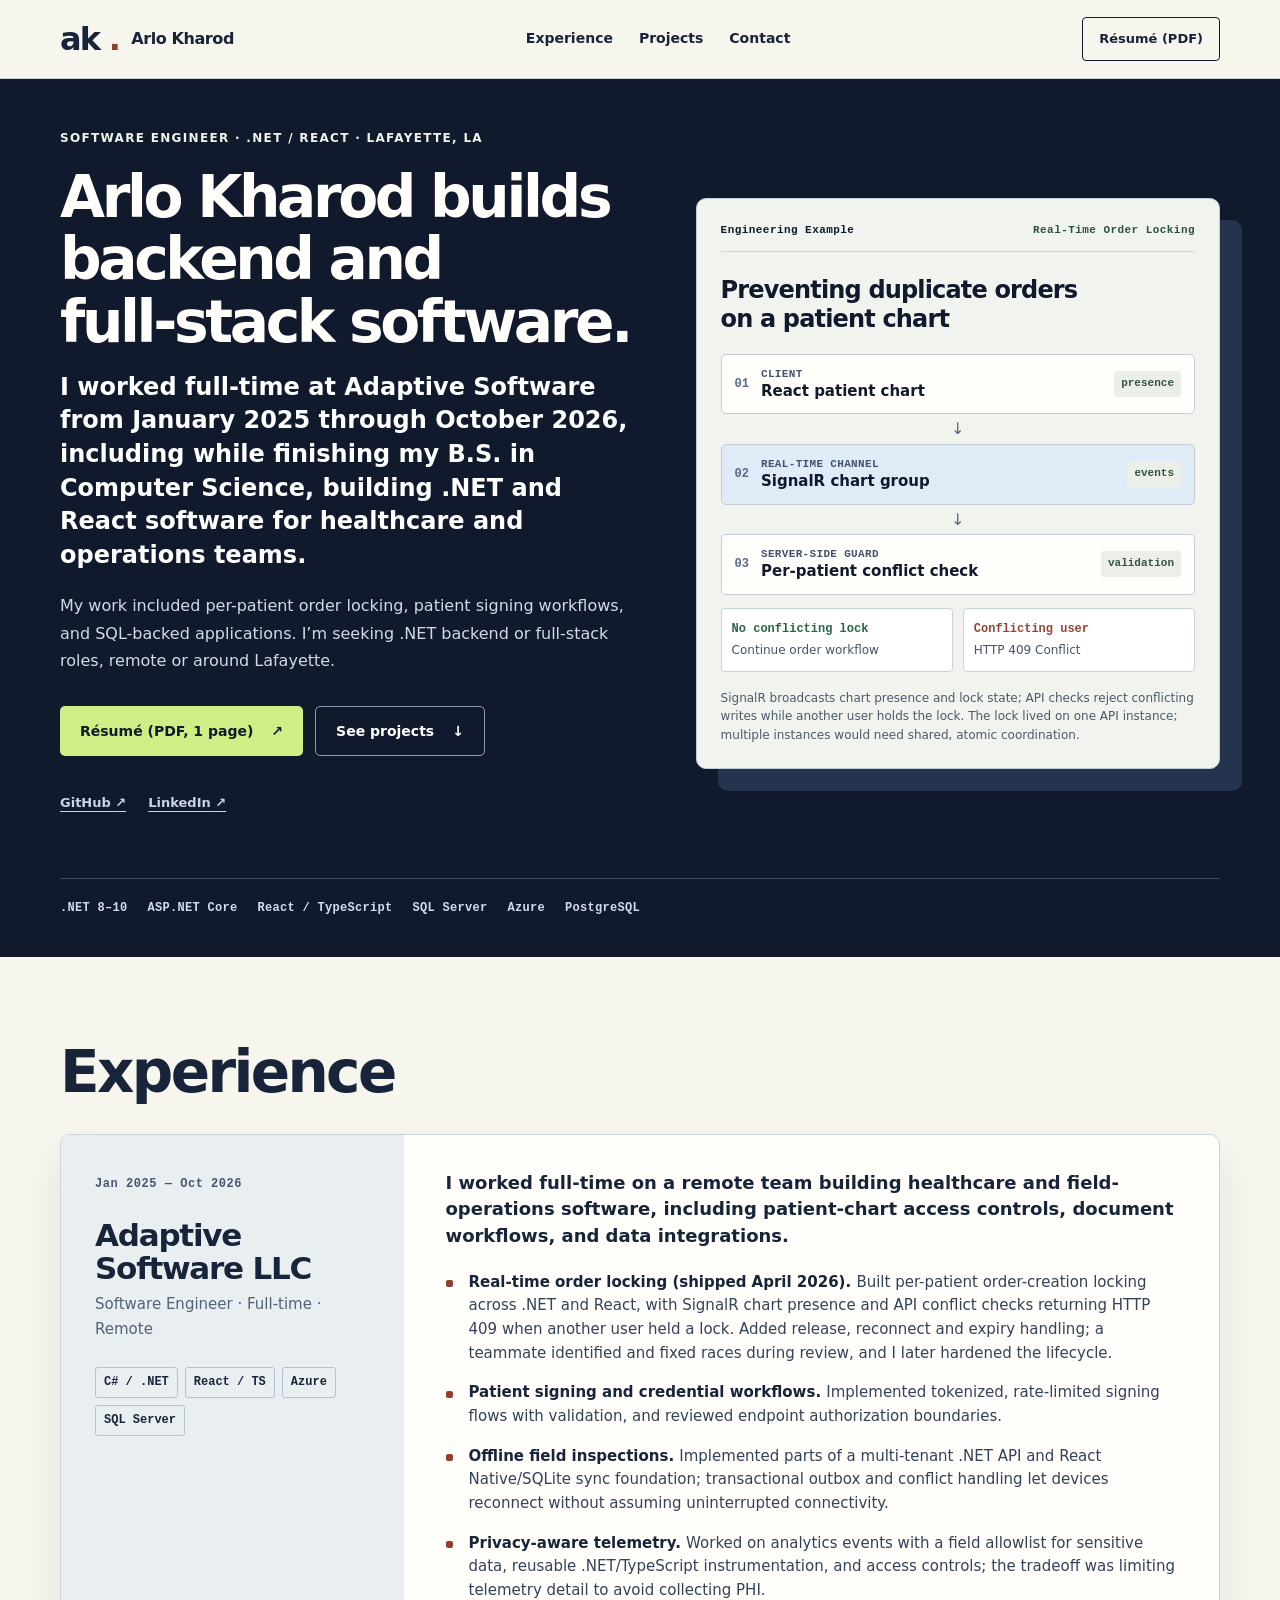
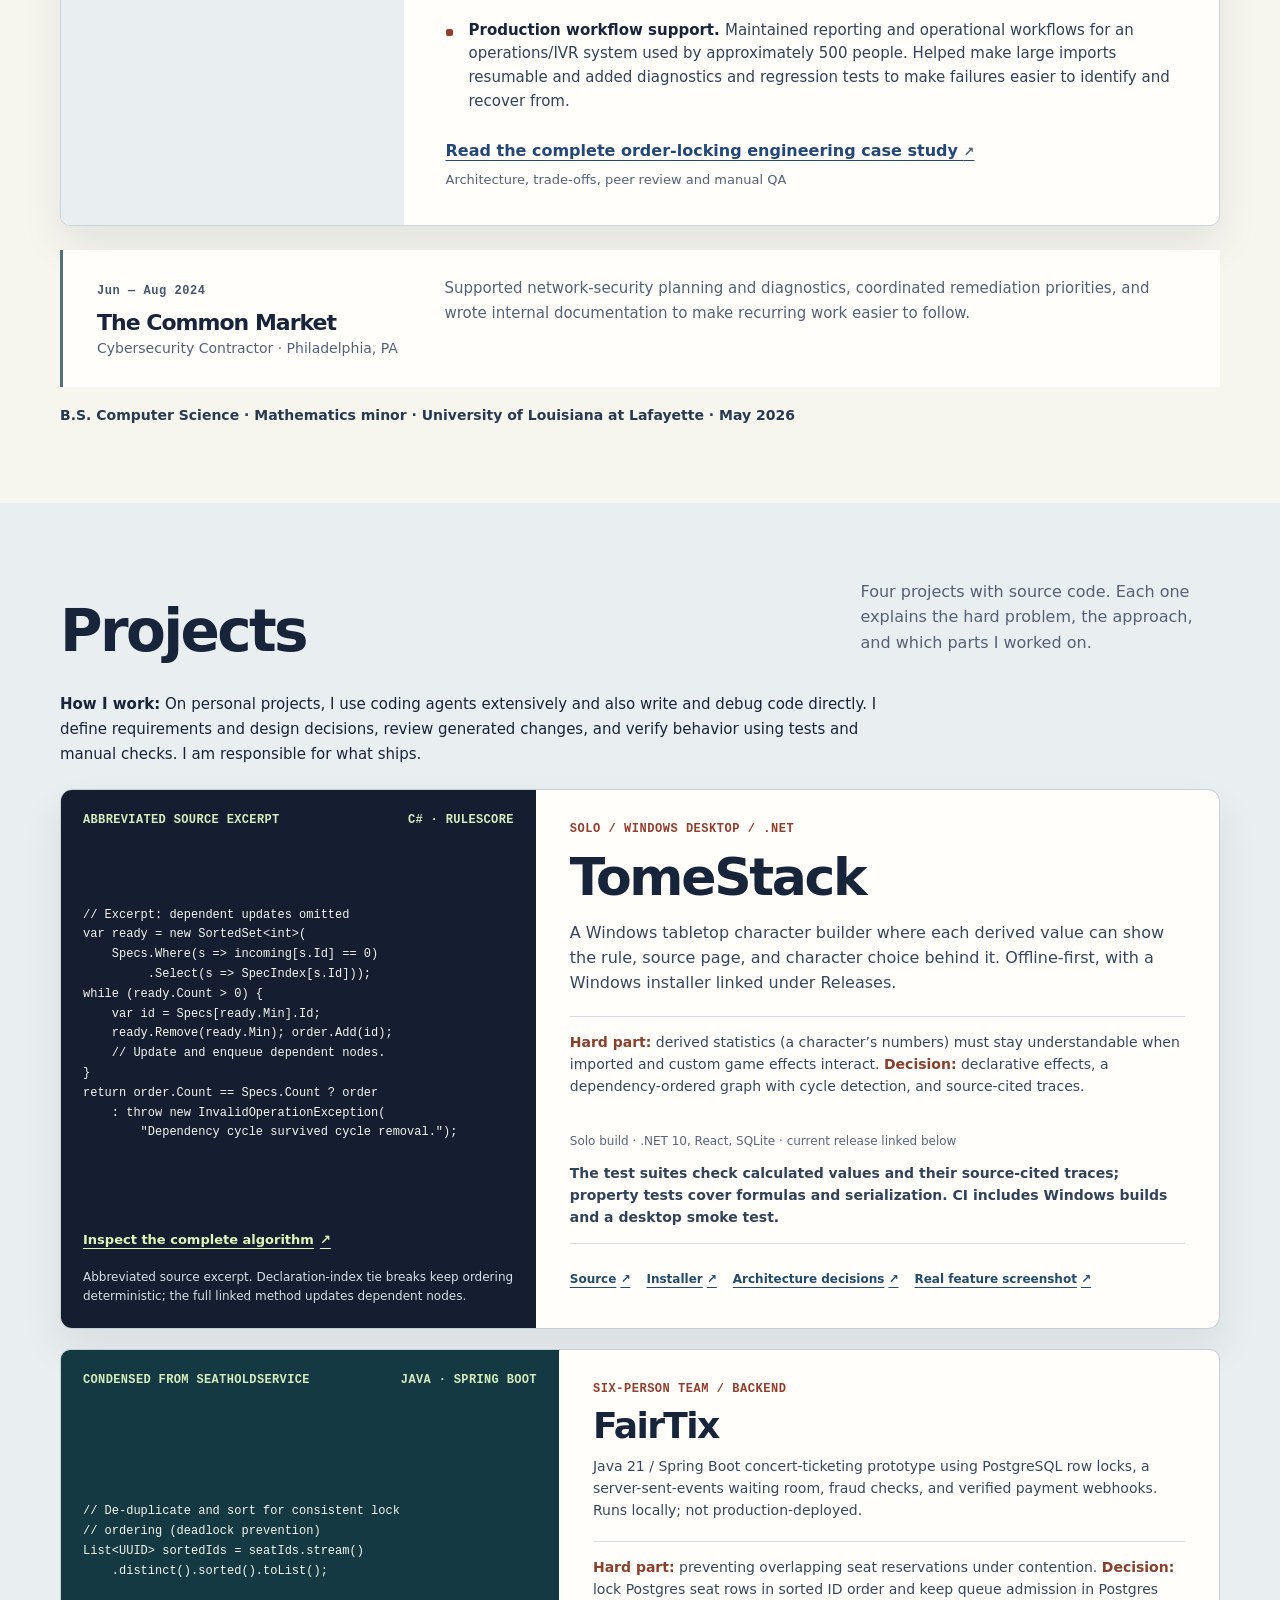
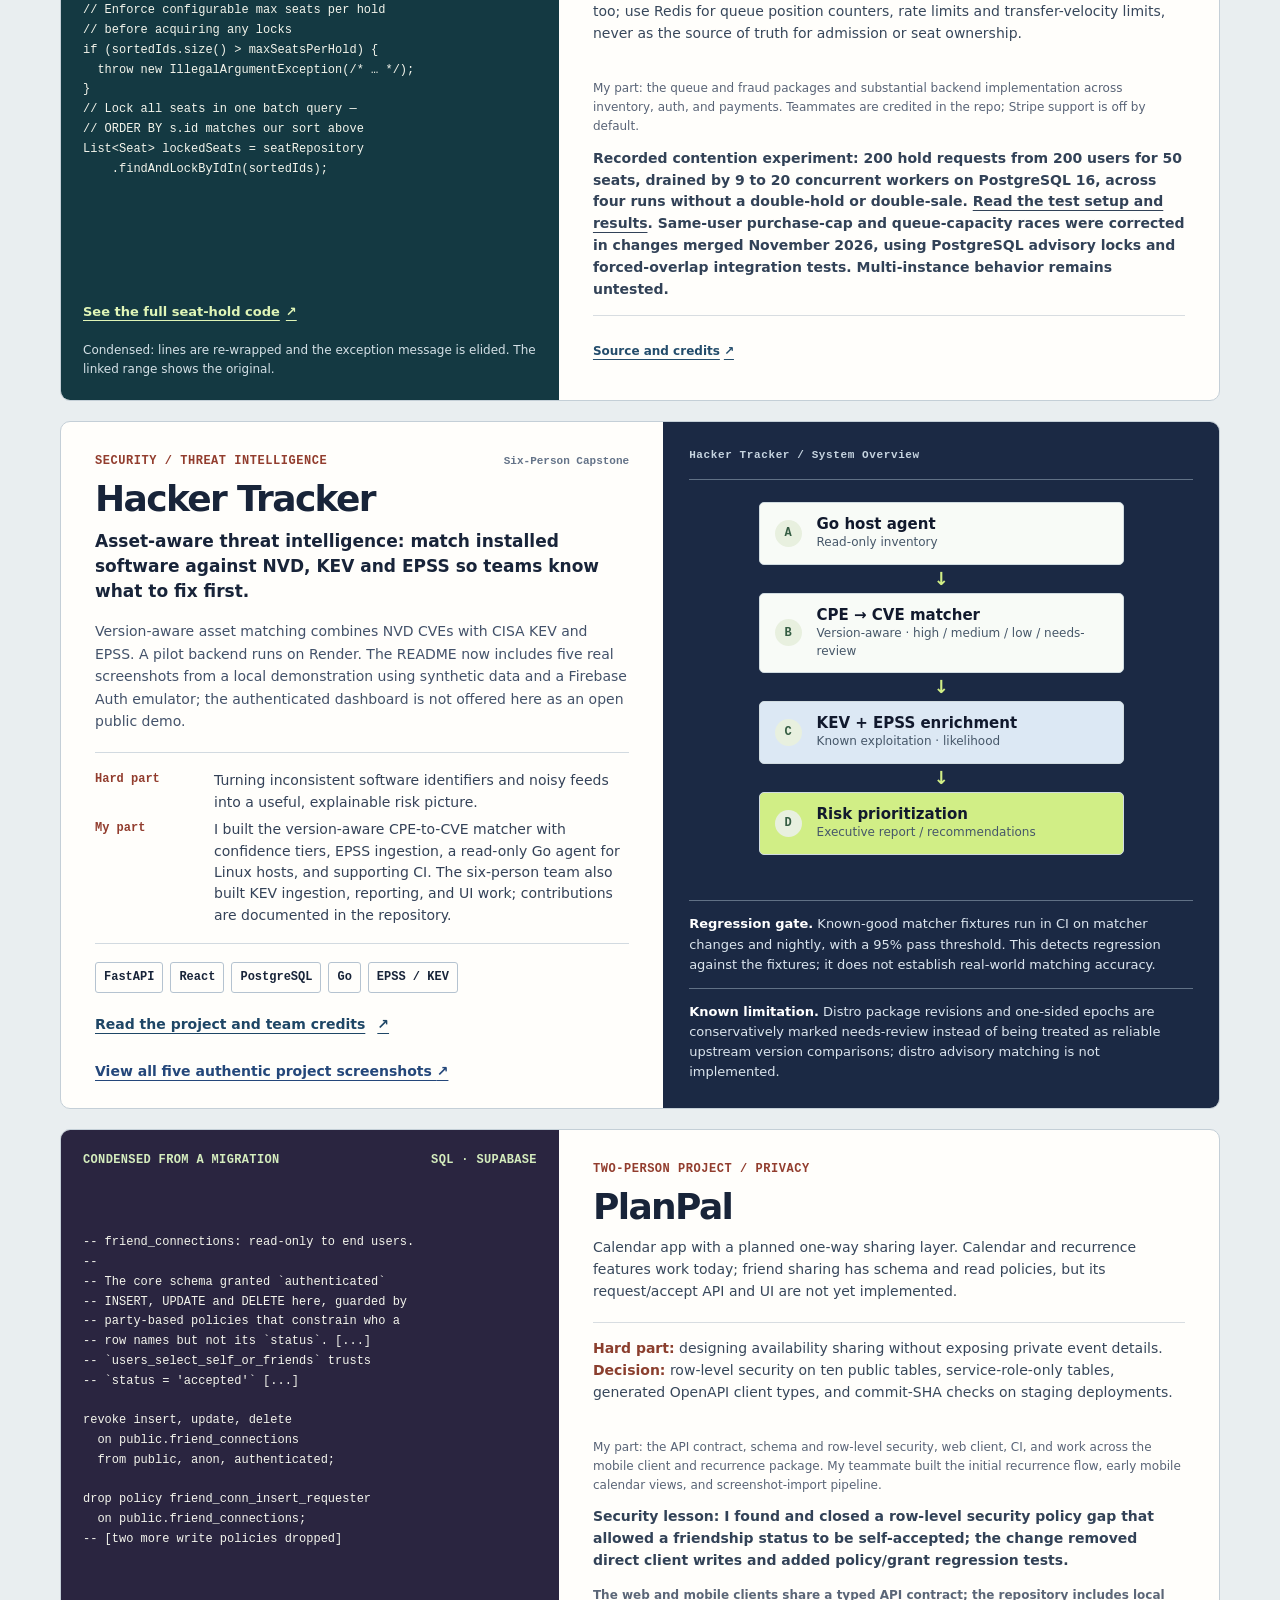
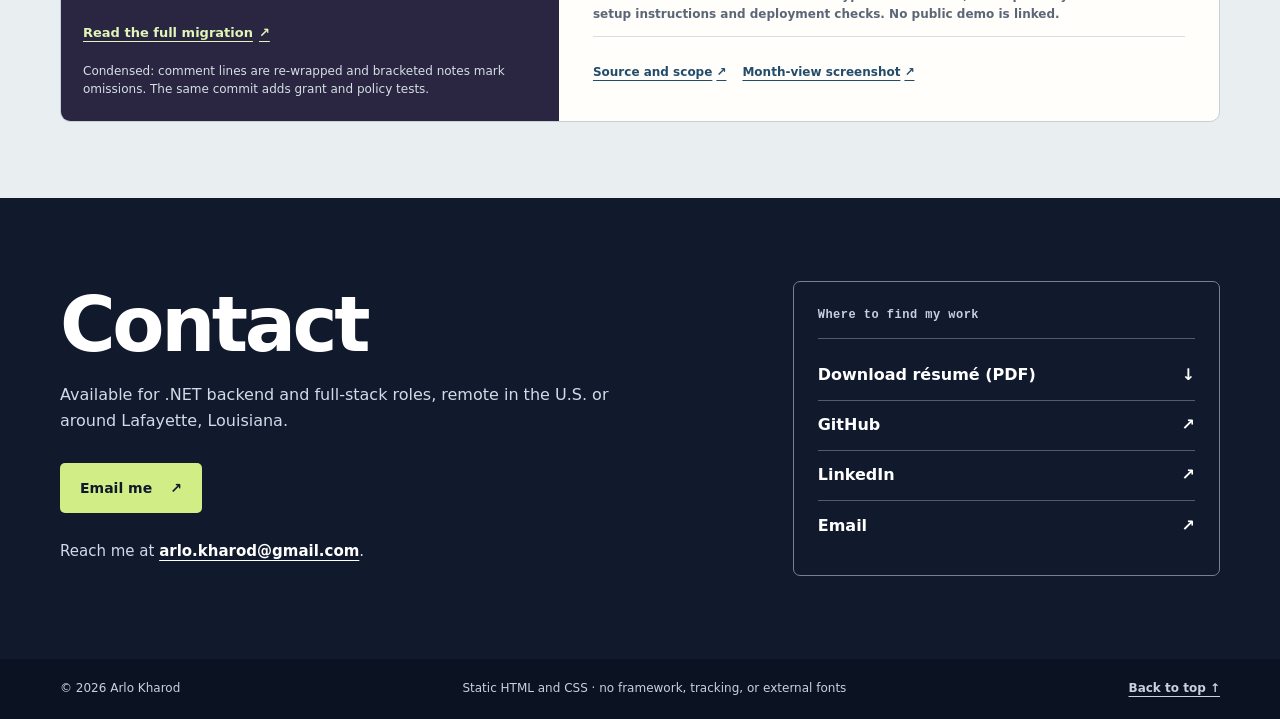
<file: index.html>
<!DOCTYPE html>
<html lang="en">
  <head>
    <meta charset="utf-8">
    <meta content="width=device-width, initial-scale=1" name="viewport">
    <meta content="#11192d" name="theme-color">
    <meta content="Arlo Kharod" name="author">
    <meta content="Arlo Kharod is a backend and full-stack software engineer in Lafayette, LA. C#/.NET, React, TypeScript, Azure, healthcare operations, and cloud-integrated workflows." name="description">
    <link href="https://firegiant9000.github.io/" rel="canonical">
    <link href="assets/favicon.svg" rel="icon" type="image/svg+xml">
    <link href="styles.css" rel="stylesheet">
    <meta content="website" property="og:type">
    <meta content="Arlo Kharod | Backend &amp; Full-Stack Software Engineer" property="og:title">
    <meta content="Full-time .NET and React experience in healthcare software, with inspectable project work." property="og:description">
    <meta content="https://firegiant9000.github.io/" property="og:url">
    <meta content="https://firegiant9000.github.io/assets/og.png" property="og:image">
    <meta content="summary_large_image" name="twitter:card">
    <script type="application/ld+json">
   {"@context":"https://schema.org","@type":"Person","name":"Arlo Kharod","jobTitle":"Software Engineer","url":"https://firegiant9000.github.io/","sameAs":["https://github.com/firegiant9000","https://www.linkedin.com/in/arlo-k-16a618273/"],"alumniOf":{"@type":"CollegeOrUniversity","name":"University of Louisiana at Lafayette"}}
  </script>
    <title>Arlo Kharod | Backend &amp; Full-Stack Software Engineer</title>
    <meta content="Arlo Kharod | Backend &amp; Full-Stack Software Engineer" property="og:image:alt">
    <meta content="1200" property="og:image:width">
    <meta content="630" property="og:image:height">
    <meta content="Arlo Kharod" property="og:site_name">
    <meta content="Arlo Kharod | Backend &amp; Full-Stack Software Engineer" name="twitter:title">
    <meta content="Full-time .NET and React experience in healthcare software, with inspectable project work." name="twitter:description">
    <link href="assets/favicon-32.png" rel="icon" sizes="32x32" type="image/png">
    <meta content="https://firegiant9000.github.io/assets/og.png" name="twitter:image">
  </head>
  <body>
    <a class="skip-link" href="#main">
   Skip to content
  </a>
    <header class="site-header" id="top">
      <div class="wrap nav-inner">
        <a class="identity" href="#top">
          <span aria-hidden="true" class="identity-mark">
      ak
      <span>
       .
      </span>
          </span>
          <span class="identity-label">
      Arlo Kharod
     </span>
        </a>
        <nav aria-label="Site navigation" class="nav-links">
          <a href="#experience">
      Experience
     </a>
          <a href="#projects">
      Projects
     </a>
          <a href="#contact">
      Contact
     </a>
        </nav>
        <a class="nav-contact" href="assets/Arlo-Kharod-Resume.pdf" target="_blank" rel="noopener noreferrer">Résumé (PDF)</a>
      </div>
    </header>
    <main id="main" tabindex="-1">
      <section aria-labelledby="hero-title" class="hero">
        <div class="wrap hero-layout">
          <div class="hero-content">
            <p class="eyebrow on-dark">Software engineer · .NET / React · Lafayette, LA</p>
            <h1 id="hero-title">Arlo Kharod builds backend and full‑stack software.</h1>
            <p class="hero-intro">I worked full-time at Adaptive Software from January 2025 through October 2026, including while finishing my B.S. in Computer Science, building .NET and React software for healthcare and operations teams.</p>
            <p class="hero-detail">My work included per-patient order locking, patient signing workflows, and SQL-backed applications. I’m seeking .NET backend or full-stack roles, remote or around Lafayette.</p>
            <div class="hero-actions">
              <a class="button button-lime" href="assets/Arlo-Kharod-Resume.pdf" target="_blank" rel="noopener noreferrer">Résumé (PDF, 1 page) <span aria-hidden="true">↗</span>
              </a>
              <a class="button button-outline" href="#projects">See projects <span aria-hidden="true">↓</span>
              </a>
            </div>
            <div class="hero-links">
              <a href="https://github.com/firegiant9000" rel="noopener noreferrer" target="_blank">
        GitHub
        <span aria-hidden="true">
         ↗
        </span>
              </a>
              <a href="https://www.linkedin.com/in/arlo-k-16a618273/" rel="noopener noreferrer" target="_blank">
        LinkedIn
        <span aria-hidden="true">
         ↗
        </span>
              </a>
            </div>
          </div>
          <div aria-labelledby="lock-diagram-title" class="hero-system" role="group">
            <div class="diagram-header">
              <span>
        Engineering Example
       </span>
              <span class="diagram-status">
        Real-Time Order Locking
       </span>
            </div>
            <h2 id="lock-diagram-title">
       Preventing duplicate orders on a patient chart
      </h2>
            <div aria-label="React clients join a patient-chart SignalR group. A per-patient lock lives in a singleton on one API instance. The API checks whether another user holds the lock when creating, updating or submitting an order, returning HTTP 409 for conflicts." class="lock-diagram" role="img">
              <div class="lock-node">
                <span class="step">
         01
        </span>
                <div>
                  <small>
          CLIENT
         </small>
                  <strong>
          React patient chart
         </strong>
                </div>
                <span class="node-pill">
         presence
        </span>
              </div>
              <span aria-hidden="true" class="flow-down">
        ↓
       </span>
              <div class="lock-node hub-node">
                <span class="step">
         02
        </span>
                <div>
                  <small>
          REAL-TIME CHANNEL
         </small>
                  <strong>
          SignalR chart group
         </strong>
                </div>
                <span class="node-pill">
         events
        </span>
              </div>
              <span aria-hidden="true" class="flow-down">
        ↓
       </span>
              <div class="lock-node">
                <span class="step">
         03
        </span>
                <div>
                  <small>
          SERVER-SIDE GUARD
         </small>
                  <strong>
          Per-patient conflict check
         </strong>
                </div>
                <span class="node-pill">
         validation
        </span>
              </div>
              <div class="lock-outcomes">
                <div>
                  <b class="outcome-ok">
          No conflicting lock
         </b>
                  <span>
          Continue order workflow
         </span>
                </div>
                <div>
                  <b class="outcome-warn">
          Conflicting user
         </b>
                  <span>
          HTTP 409 Conflict
         </span>
                </div>
              </div>
            </div>
            <p class="diagram-caption">SignalR broadcasts chart presence and lock state; API checks reject conflicting writes while another user holds the lock. The lock lived on one API instance; multiple instances would need shared, atomic coordination.</p>
          </div>
        </div>
        <ul class="wrap hero-stack">
          <li>
      .NET 8–10
     </li>
          <li>
      ASP.NET Core
     </li>
          <li>
      React / TypeScript
     </li>
          <li>
      SQL Server
     </li>
          <li>
      Azure
     </li>
          <li>PostgreSQL</li>
        </ul>
      </section>
      <section aria-labelledby="experience-title" class="experience section" id="experience">
        <div class="wrap">
          <div class="section-head">
            <div>
              <h2 id="experience-title">
        Experience
       </h2>
            </div>
          </div>
          <div class="experience-feature">
            <div class="experience-side">
              <span class="date-range">
        Jan 2025 — Oct 2026
       </span>
              <h3>
        Adaptive Software LLC
       </h3>
              <p>
        Software Engineer · Full-time · Remote
       </p>
              <div class="experience-tags">
                <span>
         C# / .NET
        </span>
                <span>
         React / TS
        </span>
                <span>
         Azure
        </span>
                <span>
         SQL Server
        </span>
              </div>
            </div>
            <div class="experience-main">
              <p class="experience-intro">
        I worked full-time on a remote team building healthcare and field-operations software, including patient-chart access controls, document workflows, and data integrations.
       </p>
              <ul class="achievement-list">
                <li>
                  <strong>Real-time order locking (shipped April 2026). </strong>Built per-patient order-creation locking across .NET and React, with SignalR chart presence and API conflict checks returning HTTP 409 when another user held a lock. Added release, reconnect and expiry handling; a teammate identified and fixed races during review, and I later hardened the lifecycle.</li>
                <li>
                  <strong>Patient signing and credential workflows. </strong>Implemented tokenized, rate-limited signing flows with validation, and reviewed endpoint authorization boundaries.</li>
                <li>
                  <strong>Offline field inspections. </strong>Implemented parts of a multi-tenant .NET API and React Native/SQLite sync foundation; transactional outbox and conflict handling let devices reconnect without assuming uninterrupted connectivity.</li>
                <li>
                  <strong>Privacy-aware telemetry. </strong>Worked on analytics events with a field allowlist for sensitive data, reusable .NET/TypeScript instrumentation, and access controls; the tradeoff was limiting telemetry detail to avoid collecting PHI.</li>
                <li>
                  <strong>Production workflow support. </strong>Maintained reporting and operational workflows for an operations/IVR system used by approximately 500 people. Helped make large imports resumable and added diagnostics and regression tests to make failures easier to identify and recover from.</li>
              </ul>
              <p class="case-home-link"><a class="case-link" href="case-studies/order-locking.html">Read the complete order-locking engineering case study <span aria-hidden="true">↗</span></a><span>Architecture, trade-offs, peer review and manual QA</span></p>
            </div>
          </div>
          <div class="earlier-role">
            <div>
              <span class="date-range">
        Jun — Aug 2024
       </span>
              <h3>
        The Common Market
       </h3>
              <p>
        Cybersecurity Contractor · Philadelphia, PA
       </p>
            </div>
            <p>
       Supported network-security planning and diagnostics, coordinated remediation priorities, and wrote internal documentation to make recurring work easier to follow.
      </p>
          </div>
          <p class="education-note">B.S. Computer Science · Mathematics minor · University of Louisiana at Lafayette · May 2026</p>
        </div>
      </section>
      <section aria-labelledby="projects-title" class="projects section" id="projects">
        <div class="wrap">
          <div class="section-head">
            <div>
              <h2 id="projects-title">Projects</h2>
            </div>
            <p>Four projects with source code. Each one explains the hard problem, the approach, and which parts I worked on.</p>
          </div>
          <p class="workflow-note"><strong>How I work:</strong> On personal projects, I use coding agents extensively and also write and debug code directly. I define requirements and design decisions, review generated changes, and verify behavior using tests and manual checks. I am responsible for what ships.</p>
          <div class="project-cards">
            <article aria-labelledby="tome-title" class="project-card project-card-featured">
              <div class="code-art">
                <div class="code-heading">
                  <span>Abbreviated source excerpt</span>
                  <span>C# · RulesCore</span>
                </div>
                <pre role="region" tabindex="0" aria-label="Abbreviated C# excerpt from TomeStack: dependency ordering; dependent updates omitted"><code>// Excerpt: dependent updates omitted
var ready = new SortedSet&lt;int&gt;(
    Specs.Where(s =&gt; incoming[s.Id] == 0)
         .Select(s =&gt; SpecIndex[s.Id]));
while (ready.Count &gt; 0) {
    var id = Specs[ready.Min].Id;
    ready.Remove(ready.Min); order.Add(id);
    // Update and enqueue dependent nodes.
}
return order.Count == Specs.Count ? order
    : throw new InvalidOperationException(
        "Dependency cycle survived cycle removal.");</code></pre>
                <a class="source-proof" href="https://github.com/firegiant9000/TomeStack/blob/66d5515/src/RulesCore/Calculation.cs#L2011-L2042" rel="noopener noreferrer" target="_blank">Inspect the complete algorithm <span aria-hidden="true">↗</span></a>
                <p class="artifact-caption">Abbreviated source excerpt. Declaration-index tie breaks keep ordering deterministic; the full linked method updates dependent nodes.</p>
              </div>
              <div class="card-body">
                <span class="kind">Solo / Windows Desktop / .NET</span>
                <h3 id="tome-title">TomeStack</h3>
                <p>A Windows tabletop character builder where each derived value can show the rule, source page, and character choice behind it. Offline-first, with a Windows installer linked under Releases.</p>
                <p class="card-decision"><strong>Hard part:</strong> derived statistics (a character’s numbers) must stay understandable when imported and custom game effects interact. <strong>Decision:</strong> declarative effects, a dependency-ordered graph with cycle detection, and source-cited traces.</p>
                <p class="card-fact">Solo build · .NET 10, React, SQLite · current release linked below</p>
                <p class="card-proof">The test suites check calculated values and their source-cited traces; property tests cover formulas and serialization. CI includes Windows builds and a desktop smoke test. </p>
                <div class="card-actions">
                  <a href="https://github.com/firegiant9000/TomeStack" rel="noopener noreferrer" target="_blank">Source <span aria-hidden="true">↗</span></a>
                  <a href="https://github.com/firegiant9000/TomeStack/releases" rel="noopener noreferrer" target="_blank">Installer <span aria-hidden="true">↗</span></a>
                  <a href="https://github.com/firegiant9000/TomeStack/tree/main/docs/decisions" rel="noopener noreferrer" target="_blank">Architecture decisions <span aria-hidden="true">↗</span></a>
                  <a href="https://github.com/firegiant9000/TomeStack/blob/main/docs/media/calculation-trace.png" rel="noopener noreferrer" target="_blank">Real feature screenshot <span aria-hidden="true">↗</span></a>
                </div>
              </div>
            </article>
            <article aria-labelledby="fair-title" class="project-card">
              <div class="code-art fair-code">
                <div class="code-heading">
                  <span>Condensed from SeatHoldService</span>
                  <span>Java · Spring Boot</span>
                </div>
                <pre role="region" tabindex="0" aria-label="Condensed Java excerpt from FairTix: sorted seat lock acquisition"><code>// De-duplicate and sort for consistent lock
// ordering (deadlock prevention)
List&lt;UUID&gt; sortedIds = seatIds.stream()
    .distinct().sorted().toList();

// Enforce configurable max seats per hold
// before acquiring any locks
if (sortedIds.size() &gt; maxSeatsPerHold) {
  throw new IllegalArgumentException(/* … */);
}
// Lock all seats in one batch query —
// ORDER BY s.id matches our sort above
List&lt;Seat&gt; lockedSeats = seatRepository
    .findAndLockByIdIn(sortedIds);</code></pre>
                <a class="source-proof" href="https://github.com/firegiant9000/FairTix/blob/0e20e5b/backend/src/main/java/com/fairtix/inventory/application/SeatHoldService.java#L123-L133" rel="noopener noreferrer" target="_blank">See the full seat-hold code <span aria-hidden="true">↗</span></a>
                <p class="artifact-caption">Condensed: lines are re-wrapped and the exception message is elided. The linked range shows the original.</p>
              </div>
              <div class="card-body">
                <span class="kind">Six-Person Team / Backend</span>
                <h3 id="fair-title">FairTix</h3>
                <p>Java 21 / Spring Boot concert-ticketing prototype using PostgreSQL row locks, a server-sent-events waiting room, fraud checks, and verified payment webhooks. Runs locally; not production-deployed.</p>
                <p class="card-decision"><strong>Hard part:</strong> preventing overlapping seat reservations under contention. <strong>Decision:</strong> lock Postgres seat rows in sorted ID order and keep queue admission in Postgres too; use Redis for queue position counters, rate limits and transfer-velocity limits, never as the source of truth for admission or seat ownership.</p>
                <p class="card-fact">My part: the queue and fraud packages and substantial backend implementation across inventory, auth, and payments. Teammates are credited in the repo; Stripe support is off by default.</p>
                <p class="card-proof">Recorded contention experiment: 200 hold requests from 200 users for 50 seats, drained by 9 to 20 concurrent workers on PostgreSQL 16, across four runs without a double-hold or double-sale. <a href="https://github.com/firegiant9000/FairTix/blob/main/docs/experiments/l1-contention-correctness.md" rel="noopener noreferrer" target="_blank">Read the test setup and results</a>. Same-user purchase-cap and queue-capacity races were corrected in changes merged November 2026, using PostgreSQL advisory locks and forced-overlap integration tests. Multi-instance behavior remains untested.</p>
                <div class="card-actions">
                  <a href="https://github.com/firegiant9000/FairTix" rel="noopener noreferrer" target="_blank">Source and credits <span aria-hidden="true">↗</span></a>
                </div>
              </div>
            </article>
            <article aria-labelledby="hacker-title" class="project-feature">
              <div class="featured-copy">
                <div class="project-label">
                  <span class="kind">Security / Threat Intelligence</span>
                  <span class="team-size">Six-Person Capstone</span>
                </div>
                <h3 id="hacker-title">Hacker Tracker</h3>
                <p class="project-summary">Asset-aware threat intelligence: match installed software against NVD, KEV and EPSS so teams know what to fix first.</p>
                <p>Version-aware asset matching combines NVD CVEs with CISA KEV and EPSS. A pilot backend runs on Render. The README now includes five real screenshots from a local demonstration using synthetic data and a Firebase Auth emulator; the authenticated dashboard is not offered here as an open public demo.</p>
                <div class="decision">
                  <strong>Hard part</strong>
                  <p>Turning inconsistent software identifiers and noisy feeds into a useful, explainable risk picture.</p>
                  <strong>My part</strong>
                  <p>I built the version-aware CPE-to-CVE matcher with confidence tiers, EPSS ingestion, a read-only Go agent for Linux hosts, and supporting CI. The six-person team also built KEV ingestion, reporting, and UI work; contributions are documented in the repository.</p>
                </div>
                <div class="tag-list">
                  <span>FastAPI</span>
                  <span>React</span>
                  <span>PostgreSQL</span>
                  <span>Go</span>
                  <span>EPSS / KEV</span>
                </div>
                <a class="text-link" href="https://github.com/firegiant9000/Senior-Cybersecurity-Project" rel="noopener noreferrer" target="_blank">Read the project and team credits <span aria-hidden="true">↗</span></a>
                <p class="hacker-gallery"><a href="https://github.com/firegiant9000/Senior-Cybersecurity-Project/tree/main/docs/screenshots" rel="noopener noreferrer" target="_blank">View all five authentic project screenshots <span aria-hidden="true">↗</span></a></p>
              </div>
              <div class="pipeline">
                <div aria-label="Actual Hacker Tracker flow: a read-only Go host agent produces software inventory; version-aware CPE matching (high / medium / low / needs-review confidence) connects assets to CVEs; CISA KEV and EPSS enrich the results; prioritized risk is shown in the executive report." class="pipeline-diagram" role="img">
                  <div class="pipeline-top">
                    <span>Hacker Tracker / System Overview</span>
                  </div>
                  <div class="pipeline-stack">
                    <div class="pipeline-node">
                      <span class="node-id">A</span>
                      <span>Go host agent</span>
                      <small>Read-only inventory</small>
                    </div>
                    <span aria-hidden="true" class="pipeline-arrow">↓</span>
                    <div class="pipeline-node">
                      <span class="node-id">B</span>
                      <span>CPE → CVE matcher</span>
                      <small>Version-aware · high / medium / low / needs-review</small>
                    </div>
                    <span aria-hidden="true" class="pipeline-arrow">↓</span>
                    <div class="pipeline-node node-enrichment">
                      <span class="node-id">C</span>
                      <span>KEV + EPSS enrichment</span>
                      <small>Known exploitation · likelihood</small>
                    </div>
                    <span aria-hidden="true" class="pipeline-arrow">↓</span>
                    <div class="pipeline-node node-output">
                      <span class="node-id">D</span>
                      <span>Risk prioritization</span>
                      <small>Executive report / recommendations</small>
                    </div>
                  </div>
                </div>
                <p class="pipeline-note"><strong>Regression gate.</strong> Known-good matcher fixtures run in CI on matcher changes and nightly, with a 95% pass threshold. This detects regression against the fixtures; it does not establish real-world matching accuracy.</p>
                <p class="pipeline-note"><strong>Known limitation.</strong> Distro package revisions and one-sided epochs are conservatively marked needs-review instead of being treated as reliable upstream version comparisons; distro advisory matching is not implemented.</p>
              </div>
            </article>
            <article aria-labelledby="plan-title" class="project-card">
              <div class="code-art plan-code">
                <div class="code-heading">
                  <span>Condensed from a migration</span>
                  <span>SQL · Supabase</span>
                </div>
                <pre role="region" tabindex="0" aria-label="Condensed SQL excerpt from PlanPal: migration that makes friend connections read-only to end users"><code>-- friend_connections: read-only to end users.
--
-- The core schema granted `authenticated`
-- INSERT, UPDATE and DELETE here, guarded by
-- party-based policies that constrain who a
-- row names but not its `status`. [...]
-- `users_select_self_or_friends` trusts
-- `status = 'accepted'` [...]

revoke insert, update, delete
  on public.friend_connections
  from public, anon, authenticated;

drop policy friend_conn_insert_requester
  on public.friend_connections;
-- [two more write policies dropped]</code></pre>
                <a class="source-proof" href="https://github.com/firegiant9000/PlanPal/blob/dd73911/supabase/migrations/20260930000001_friend_connections_read_only.sql#L1-L28" rel="noopener noreferrer" target="_blank">Read the full migration <span aria-hidden="true">↗</span></a>
                <p class="artifact-caption">Condensed: comment lines are re-wrapped and bracketed notes mark omissions. The same commit adds grant and policy tests.</p>
              </div>
              <div class="card-body">
                <span class="kind">Two-Person Project / Privacy</span>
                <h3 id="plan-title">PlanPal</h3>
                <p>Calendar app with a planned one-way sharing layer. Calendar and recurrence features work today; friend sharing has schema and read policies, but its request/accept API and UI are not yet implemented.</p>
                <p class="card-decision"><strong>Hard part:</strong> designing availability sharing without exposing private event details. <strong>Decision:</strong> row-level security on ten public tables, service-role-only tables, generated OpenAPI client types, and commit-SHA checks on staging deployments.</p>
                <p class="card-fact">My part: the API contract, schema and row-level security, web client, CI, and work across the mobile client and recurrence package. My teammate built the initial recurrence flow, early mobile calendar views, and screenshot-import pipeline.</p>
                <p class="card-proof">Security lesson: I found and closed a row-level security policy gap that allowed a friendship status to be self-accepted; the change removed direct client writes and added policy/grant regression tests.</p>
                <p class="card-offline">The web and mobile clients share a typed API contract; the repository includes local setup instructions and deployment checks. No public demo is linked.</p>
                <div class="card-actions">
                  <a href="https://github.com/firegiant9000/PlanPal" rel="noopener noreferrer" target="_blank">Source and scope <span aria-hidden="true">↗</span></a>
                  <a href="https://github.com/firegiant9000/PlanPal/blob/main/docs/media/calendar-month.png" rel="noopener noreferrer" target="_blank">Month-view screenshot <span aria-hidden="true">↗</span></a>
                </div>
              </div>
            </article>
          </div>
        </div>
      </section>
      <section aria-labelledby="contact-title" class="contact section" id="contact">
        <div class="wrap contact-layout">
          <div>
            <h2 id="contact-title">
       Contact
      </h2>
            <p>
       Available for .NET backend and full-stack roles, remote in the U.S. or around Lafayette, Louisiana.
      </p>
            <a class="button button-lime" href="mailto:arlo.kharod@gmail.com">
       Email me
       <span aria-hidden="true">
        ↗
       </span>
            </a>
            <p class="contact-email">Reach me at <a href="mailto:arlo.kharod@gmail.com">arlo.kharod@gmail.com</a>.</p>
          </div>
          <div class="contact-panel">
            <p>Where to find my work</p>
            <a href="assets/Arlo-Kharod-Resume.pdf" download="Arlo-Kharod-Resume.pdf">
              <span>Download résumé (PDF)</span>
              <span aria-hidden="true">↓</span>
            </a>
            <a href="https://github.com/firegiant9000" rel="noopener noreferrer" target="_blank">
              <span>
        GitHub
       </span>
              <span aria-hidden="true">
        ↗
       </span>
            </a>
            <a href="https://www.linkedin.com/in/arlo-k-16a618273/" rel="noopener noreferrer" target="_blank">
              <span>
        LinkedIn
       </span>
              <span aria-hidden="true">
        ↗
       </span>
            </a>
            <a href="mailto:arlo.kharod@gmail.com">
              <span>
        Email
       </span>
              <span aria-hidden="true">
        ↗
       </span>
            </a>
          </div>
        </div>
      </section>
    </main>
    <footer class="site-footer">
      <div class="wrap footer-inner">
        <span>
     © 2026 Arlo Kharod
    </span>
        <span>
     Static HTML and CSS · no framework, tracking, or external fonts
    </span>
        <a href="#top">
     Back to top ↑
    </a>
      </div>
    </footer>
  </body>
</html>
</file>
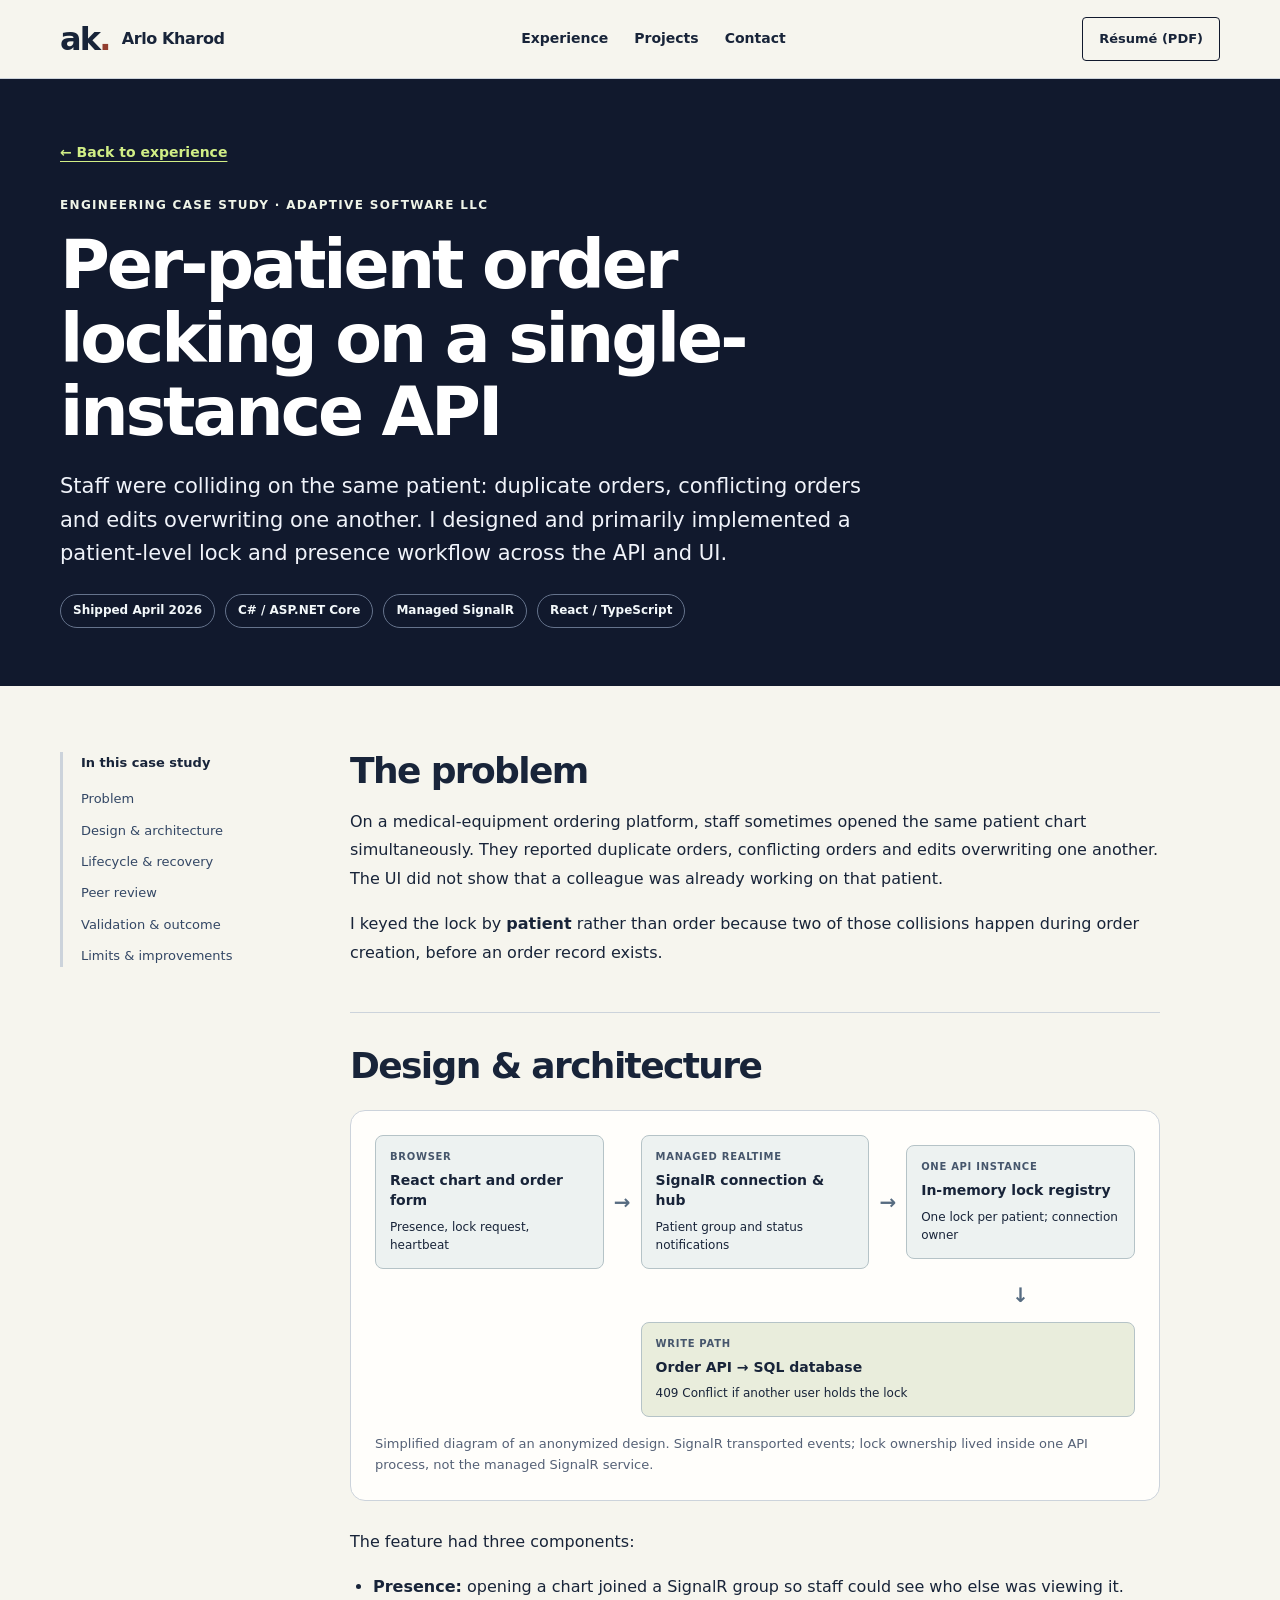
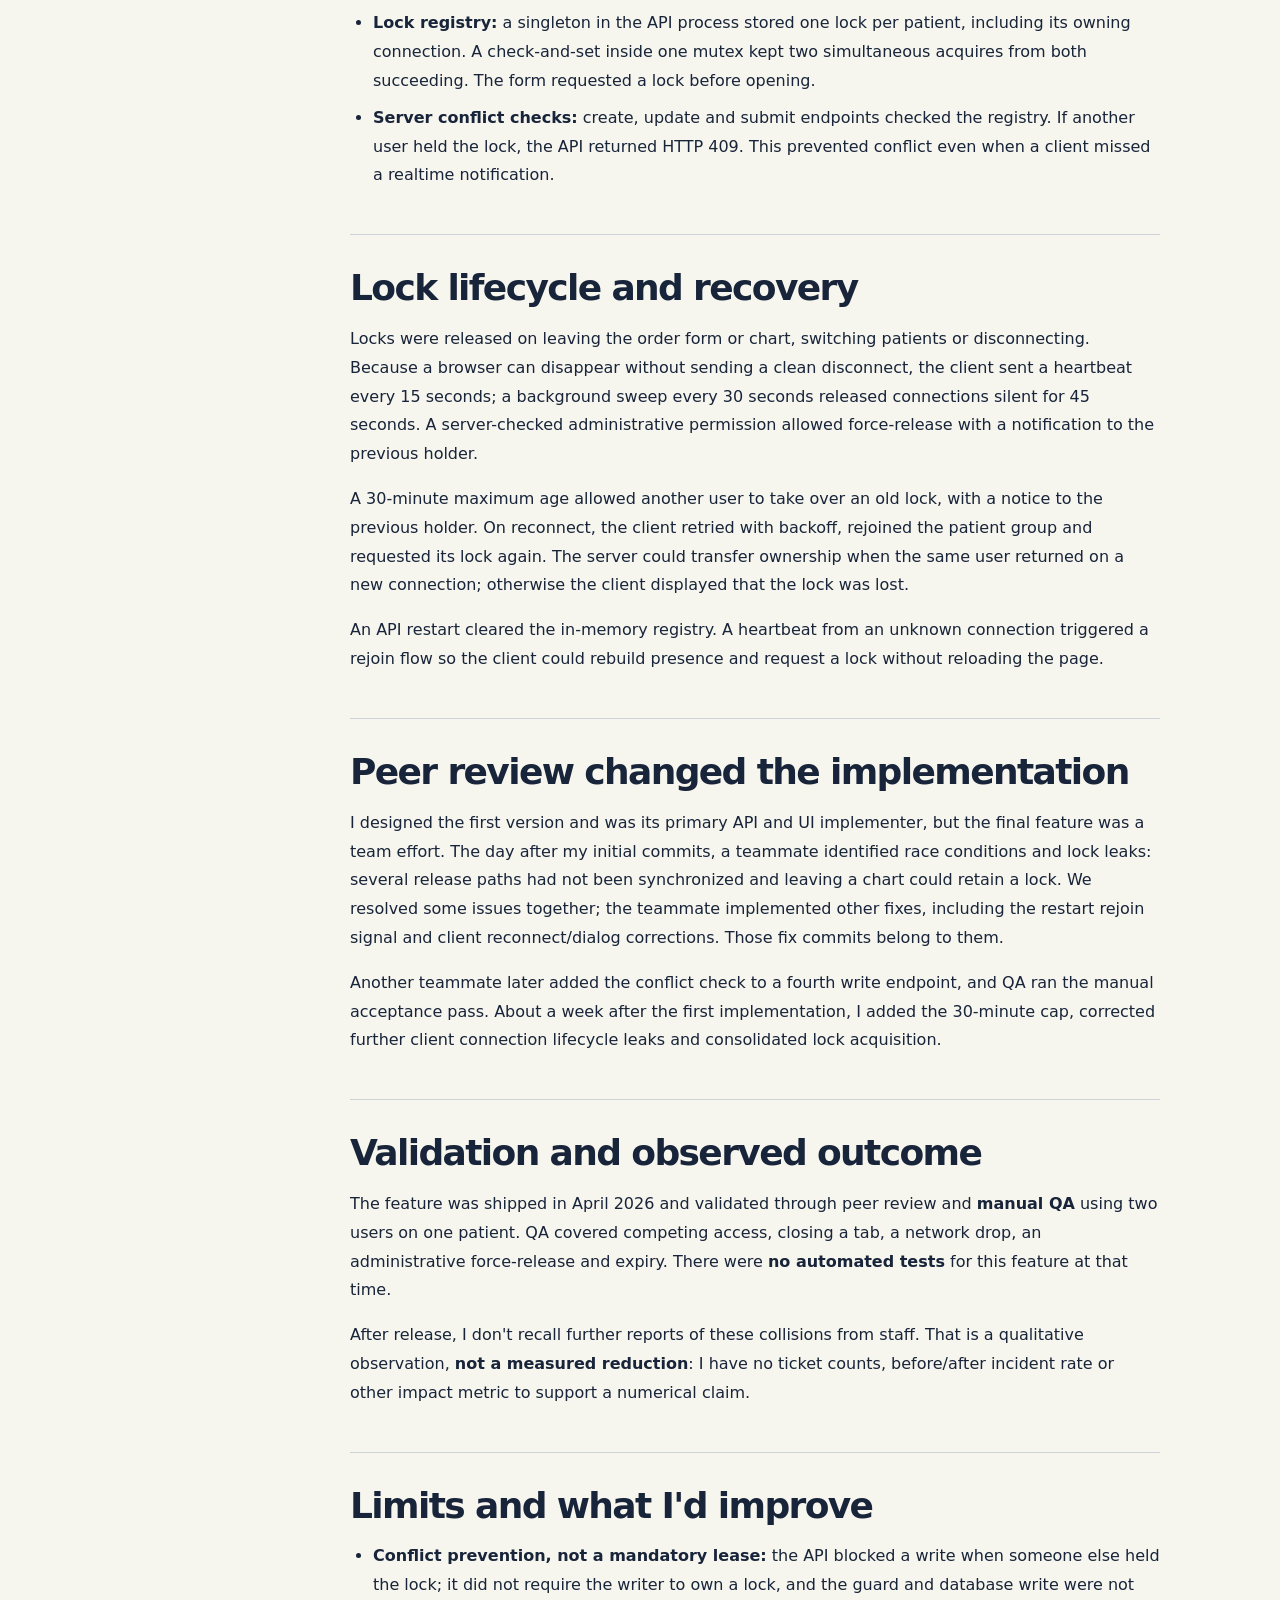
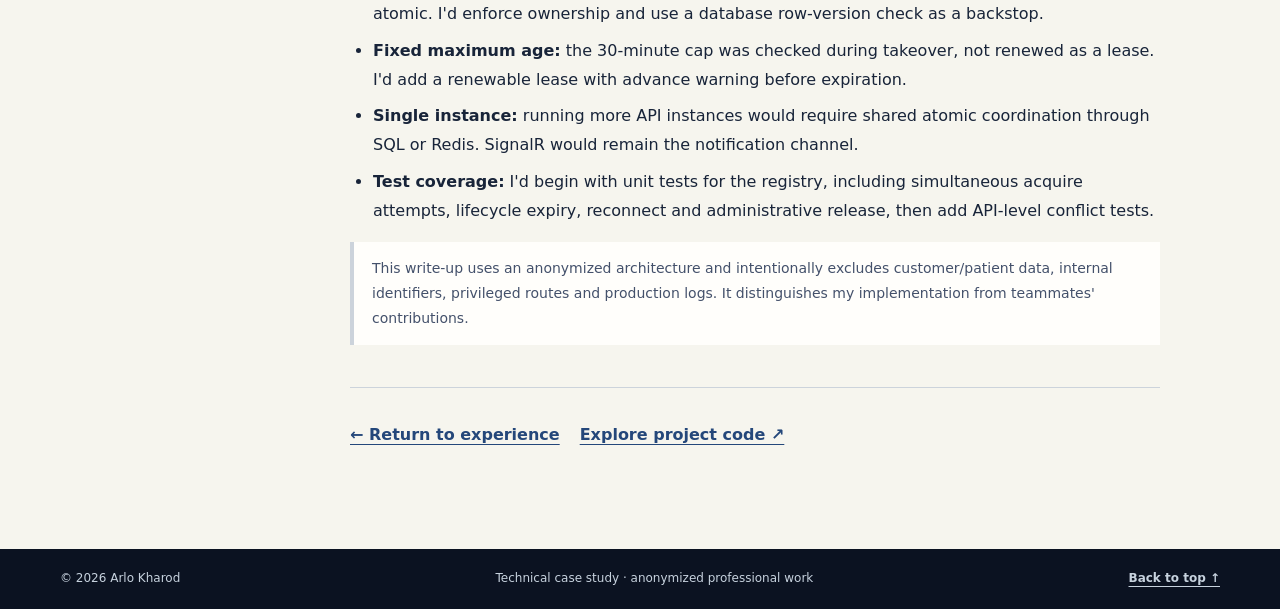
<file: case-studies/order-locking.html>
<!doctype html>
<html lang="en">
<head>
  <meta charset="utf-8">
  <meta name="viewport" content="width=device-width,initial-scale=1">
  <meta name="theme-color" content="#11192d">
  <meta name="description" content="Case study: per-patient order locking built with ASP.NET Core, managed SignalR and React on a single-instance API. Architecture, verification, collaboration and limitations.">
  <link rel="canonical" href="https://firegiant9000.github.io/case-studies/order-locking.html">
  <link rel="icon" type="image/svg+xml" href="../assets/favicon.svg">
  <link rel="stylesheet" href="../styles.css">
  <title>Order-locking engineering case study | Arlo Kharod</title>
  <meta property="og:title" content="Order-locking engineering case study | Arlo Kharod">
  <meta property="og:description" content="How a single-instance healthcare API used patient-level locking, SignalR and server-side conflict checks — plus what peer review found.">
  <meta property="og:type" content="article">
  <meta property="og:url" content="https://firegiant9000.github.io/case-studies/order-locking.html">
  <meta property="og:image" content="https://firegiant9000.github.io/assets/og.png">
</head>
<body>
  <a class="skip-link" href="#main">Skip to content</a>
  <header class="site-header">
    <div class="wrap nav-inner">
      <a class="identity" href="../index.html#top"><span class="identity-mark" aria-hidden="true">ak<span>.</span></span><span class="identity-label">Arlo Kharod</span></a>
      <nav class="nav-links" aria-label="Site navigation">
        <a href="../index.html#experience">Experience</a>
        <a href="../index.html#projects">Projects</a>
        <a href="../index.html#contact">Contact</a>
      </nav>
      <a class="nav-contact" href="../assets/Arlo-Kharod-Resume.pdf" target="_blank" rel="noopener noreferrer">Résumé (PDF)</a>
    </div>
  </header>
  <main id="main" tabindex="-1">
    <section class="case-header">
      <div class="wrap case-heading">
        <a href="../index.html#experience" class="case-back">← Back to experience</a>
        <p class="eyebrow on-dark">Engineering case study · Adaptive Software LLC</p>
        <h1>Per-patient order locking on a single-instance API</h1>
        <p class="case-lead">Staff were colliding on the same patient: duplicate orders, conflicting orders and edits overwriting one another. I designed and primarily implemented a patient-level lock and presence workflow across the API and UI.</p>
        <div class="case-meta"><span>Shipped April 2026</span><span>C# / ASP.NET Core</span><span>Managed SignalR</span><span>React / TypeScript</span></div>
      </div>
    </section>
    <article class="wrap case-content" aria-label="Order-locking engineering case study">
      <nav class="case-toc" aria-label="Case study sections">
        <strong>In this case study</strong>
        <a href="#problem">Problem</a><a href="#architecture">Design &amp; architecture</a><a href="#lifecycle">Lifecycle &amp; recovery</a><a href="#collaboration">Peer review</a><a href="#validation">Validation &amp; outcome</a><a href="#limits">Limits &amp; improvements</a>
      </nav>
      <div class="case-prose">
        <section id="problem" aria-labelledby="problem-title">
          <h2 id="problem-title">The problem</h2>
          <p>On a medical-equipment ordering platform, staff sometimes opened the same patient chart simultaneously. They reported duplicate orders, conflicting orders and edits overwriting one another. The UI did not show that a colleague was already working on that patient.</p>
          <p>I keyed the lock by <strong>patient</strong> rather than order because two of those collisions happen during order creation, before an order record exists.</p>
        </section>
        <section id="architecture" aria-labelledby="architecture-title">
          <h2 id="architecture-title">Design &amp; architecture</h2>
          <figure class="case-figure" aria-labelledby="figure-caption">
            <div class="case-flow">
              <div class="case-flow-item"><small>Browser</small><strong>React chart and order form</strong><span>Presence, lock request, heartbeat</span></div>
              <span class="case-flow-arrow" aria-hidden="true">→</span>
              <div class="case-flow-item"><small>Managed realtime</small><strong>SignalR connection &amp; hub</strong><span>Patient group and status notifications</span></div>
              <span class="case-flow-arrow" aria-hidden="true">→</span>
              <div class="case-flow-item"><small>One API instance</small><strong>In-memory lock registry</strong><span>One lock per patient; connection owner</span></div>
              <span class="case-flow-arrow case-flow-arrow-down" aria-hidden="true">↓</span>
              <div class="case-flow-item case-flow-write"><small>Write path</small><strong>Order API → SQL database</strong><span>409 Conflict if another user holds the lock</span></div>
            </div>
            <figcaption id="figure-caption">Simplified diagram of an anonymized design. SignalR transported events; lock ownership lived inside one API process, not the managed SignalR service.</figcaption>
          </figure>
          <p>The feature had three components:</p>
          <ul>
            <li><strong>Presence:</strong> opening a chart joined a SignalR group so staff could see who else was viewing it.</li>
            <li><strong>Lock registry:</strong> a singleton in the API process stored one lock per patient, including its owning connection. A check-and-set inside one mutex kept two simultaneous acquires from both succeeding. The form requested a lock before opening.</li>
            <li><strong>Server conflict checks:</strong> create, update and submit endpoints checked the registry. If another user held the lock, the API returned HTTP 409. This prevented conflict even when a client missed a realtime notification.</li>
          </ul>
        </section>
        <section id="lifecycle" aria-labelledby="lifecycle-title">
          <h2 id="lifecycle-title">Lock lifecycle and recovery</h2>
          <p>Locks were released on leaving the order form or chart, switching patients or disconnecting. Because a browser can disappear without sending a clean disconnect, the client sent a heartbeat every 15 seconds; a background sweep every 30 seconds released connections silent for 45 seconds. A server-checked administrative permission allowed force-release with a notification to the previous holder.</p>
          <p>A 30-minute maximum age allowed another user to take over an old lock, with a notice to the previous holder. On reconnect, the client retried with backoff, rejoined the patient group and requested its lock again. The server could transfer ownership when the same user returned on a new connection; otherwise the client displayed that the lock was lost.</p>
          <p>An API restart cleared the in-memory registry. A heartbeat from an unknown connection triggered a rejoin flow so the client could rebuild presence and request a lock without reloading the page.</p>
        </section>
        <section id="collaboration" aria-labelledby="collaboration-title">
          <h2 id="collaboration-title">Peer review changed the implementation</h2>
          <p>I designed the first version and was its primary API and UI implementer, but the final feature was a team effort. The day after my initial commits, a teammate identified race conditions and lock leaks: several release paths had not been synchronized and leaving a chart could retain a lock. We resolved some issues together; the teammate implemented other fixes, including the restart rejoin signal and client reconnect/dialog corrections. Those fix commits belong to them.</p>
          <p>Another teammate later added the conflict check to a fourth write endpoint, and QA ran the manual acceptance pass. About a week after the first implementation, I added the 30-minute cap, corrected further client connection lifecycle leaks and consolidated lock acquisition.</p>
        </section>
        <section id="validation" aria-labelledby="validation-title">
          <h2 id="validation-title">Validation and observed outcome</h2>
          <p>The feature was shipped in April 2026 and validated through peer review and <strong>manual QA</strong> using two users on one patient. QA covered competing access, closing a tab, a network drop, an administrative force-release and expiry. There were <strong>no automated tests</strong> for this feature at that time.</p>
          <p>After release, I don't recall further reports of these collisions from staff. That is a qualitative observation, <strong>not a measured reduction</strong>: I have no ticket counts, before/after incident rate or other impact metric to support a numerical claim.</p>
        </section>
        <section id="limits" aria-labelledby="limits-title">
          <h2 id="limits-title">Limits and what I'd improve</h2>
          <ul>
            <li><strong>Conflict prevention, not a mandatory lease:</strong> the API blocked a write when someone else held the lock; it did not require the writer to own a lock, and the guard and database write were not atomic. I'd enforce ownership and use a database row-version check as a backstop.</li>
            <li><strong>Fixed maximum age:</strong> the 30-minute cap was checked during takeover, not renewed as a lease. I'd add a renewable lease with advance warning before expiration.</li>
            <li><strong>Single instance:</strong> running more API instances would require shared atomic coordination through SQL or Redis. SignalR would remain the notification channel.</li>
            <li><strong>Test coverage:</strong> I'd begin with unit tests for the registry, including simultaneous acquire attempts, lifecycle expiry, reconnect and administrative release, then add API-level conflict tests.</li>
          </ul>
          <p class="case-disclosure">This write-up uses an anonymized architecture and intentionally excludes customer/patient data, internal identifiers, privileged routes and production logs. It distinguishes my implementation from teammates' contributions.</p>
        </section>
        <div class="case-end-actions"><a class="case-link" href="../index.html#experience">← Return to experience</a><a class="case-link" href="../index.html#projects">Explore project code ↗</a></div>
      </div>
    </article>
  </main>
  <footer class="site-footer"><div class="wrap footer-inner"><span>© 2026 Arlo Kharod</span><span>Technical case study · anonymized professional work</span><a href="#main">Back to top ↑</a></div></footer>
</body>
</html>
</file>
<file: styles.css>
/* Tokens & defaults */
:root {
  --navy: #11192d;
  --navy-2: #1b2944;
  --ink: #182439;
  --muted: #556176;
  --cream: #f6f5ee;
  --paper: #fffefb;
  --neutral: #e9eef0;
  --line: #ccd3db;
  --lime: #d1ee86;
  --coral-text: #923d2e;
  --mono: ui-monospace, Consolas, "Liberation Mono", monospace;
  color-scheme: light;
  --shadow: 0 20px 42px rgb(10 25 45 / 0.08);
  font-synthesis: none;
}

* {
  box-sizing: border-box;
}

html {
  scroll-behavior: smooth;
}

body {
  margin: 0;
  background: var(--cream);
  color: var(--ink);
  font: 400 16px/1.65 system-ui,-apple-system,BlinkMacSystemFont,"Segoe UI",Arial,sans-serif;
}

a {
  color: inherit;
  text-underline-offset: 4px;
}

a:hover {
  text-decoration-color: var(--coral-text);
}

a:focus-visible {
  outline: 3px solid var(--navy);
  outline-offset: 3px;
  box-shadow: 0 0 0 6px #fff;
  border-radius: 3px;
}

.hero a:focus-visible, .contact a:focus-visible {
  outline-color: #fff;
  box-shadow: 0 0 0 6px var(--navy);
}

main:focus {
  outline: none;
}

a {
  -webkit-tap-highlight-color: transparent;
}

h1, h2, h3, p, ul {
  margin-top: 0;
}

h1, h2, h3 {
  line-height: 1.08;
  letter-spacing: -0.045em;
}

h1, h2, h3, strong, b {
  font-weight: 700;
}

code {
  font: 600 .9em/1.3 var(--mono);
  background: rgb(24 36 57 /.08);
  padding: 1px 4px;
  border-radius: 4px;
}

.wrap {
  width: min(1160px, calc(100% - 64px));
  margin-inline: auto;
}

.skip-link {
  position: absolute;
  z-index: 999;
  top: -100px;
  left: 12px;
  padding: 12px 16px;
  color: var(--navy);
  background: var(--lime);
  font-weight: 700;
}

.skip-link:focus {
  top: 10px;
}

.eyebrow {
  text-transform: uppercase;
  font-size: 12px;
  line-height: 1.5;
  font-weight: 700;
  letter-spacing: .11em;
}

.eyebrow.on-dark {
  color: #eff4e8;
}

.kind {
  text-transform: uppercase;
  font: 700 12px/1.4 var(--mono);
  letter-spacing: .045em;
  color: var(--coral-text);
}

.date-range {
  font: 700 12px/1.5 var(--mono);
  letter-spacing: .045em;
  color: #46566c;
}

.section {
  padding: 76px 0;
}

.section-head {
  display: grid;
  grid-template-columns: 1.35fr .65fr;
  align-items: end;
  gap: 54px;
  margin-bottom: 30px;
}

.section-head h2 {
  font-size: clamp(37px,4.8vw,58px);
  margin: 8px 0 0;
  max-width: 770px;
}

.section-head > p {
  color: var(--muted);
  margin: 0 0 7px;
  max-width: 420px;
  font-size: 16px;
  line-height: 1.6;
}

/* Header */
.site-header {
  position: relative;
  z-index: 2;
  background: var(--cream);
  border-bottom: 1px solid var(--line);
}

.nav-inner {
  display: flex;
  align-items: center;
  min-height: 78px;
  gap: 40px;
}

.identity {
  display: inline-flex;
  align-items: center;
  gap: 12px;
  text-decoration: none;
  flex-shrink: 0;
}

.identity-mark {
  font-size: 32px;
  font-weight: 800;
  line-height: 1;
  letter-spacing: -.055em;
}

.identity-mark span {
  color: var(--coral-text);
}

.identity-label {
  font-weight: 700;
  letter-spacing: -.025em;
}

.nav-links {
  display: flex;
  align-items: center;
  justify-content: center;
  flex: 1;
  gap: 26px;
}

.nav-links a, .nav-contact {
  display: inline-flex;
  align-items: center;
  min-height: 44px;
  font-size: 14px;
  font-weight: 600;
  text-decoration: none;
}

.nav-links a:hover {
  text-decoration: underline;
}

.nav-contact {
  font-size: 13px;
  border: 1px solid var(--navy);
  padding: 0 16px;
  gap: 10px;
  border-radius: 4px;
  white-space: nowrap;
}

.nav-contact:hover {
  background: var(--navy);
  color: white;
  text-decoration: none;
}

/* Hero */
.hero {
  background: var(--navy);
  color: var(--paper);
  padding: 50px 0 24px;
  overflow: hidden;
}

.hero-layout {
  display: grid;
  grid-template-columns: 1.05fr .95fr;
  gap: 56px;
  align-items: center;
}

.hero-content {
  padding-bottom: 8px;
}

.hero .eyebrow {
  display: flex;
  align-items: center;
  gap: 12px;
  flex-wrap: wrap;
}

.hero h1 {
  font-size: clamp(41px,4.55vw,60px);
  font-weight: 800;
  line-height: 1.07;
  letter-spacing: -.058em;
  max-width: 690px;
  text-wrap: balance;
  margin: 19px 0 18px;
}

.hero-intro {
  font-size: clamp(19px,2vw,24px);
  font-weight: 600;
  line-height: 1.4;
  color: #fff;
  margin-bottom: 20px;
  max-width: 580px;
}

.hero-detail {
  color: #d3dae5;
  font-size: 16px;
  line-height: 1.72;
  max-width: 590px;
}

.hero-actions {
  display: flex;
  flex-wrap: wrap;
  gap: 12px;
  margin: 31px 0 30px;
}

.button {
  display: inline-flex;
  align-items: center;
  justify-content: space-between;
  gap: 18px;
  min-height: 50px;
  padding: 12px 20px;
  border-radius: 5px;
  text-decoration: none;
  font-size: 14px;
  font-weight: 700;
  line-height: 1.3;
  transition: transform .18s ease,background-color .18s ease;
}

.button:hover {
  transform: translateY(-2px);
  text-decoration: none;
}

.button:active {
  transform: translateY(0);
}

.button-lime {
  background: var(--lime);
  color: var(--navy);
}

.button-lime:hover {
  background: #e1f5b6;
}

.button-outline {
  border: 1px solid #8d9bb4;
  color: white;
}

.button-outline:hover {
  border-color: white;
}

.hero-links {
  display: flex;
  align-items: center;
  flex-wrap: wrap;
  gap: 10px 22px;
  color: #c9d4e4;
  font-size: 13px;
}

.hero-links a {
  padding: 6px 0;
  min-height: 30px;
  font-weight: 700;
}

.hero-stack {
  list-style: none;
  padding: 20px 0 0;
  display: flex;
  gap: 10px 20px;
  flex-wrap: wrap;
  margin-top: 40px;
  border-top: 1px solid #3e4b63;
  color: #d1dced;
}

.hero-stack li {
  font: 600 12px/1.5 var(--mono);
  letter-spacing: .025em;
}

/* Hero system — production behavior, not a generic philosophy graphic */
.hero-system {
  background: #f0f3ee;
  color: var(--navy);
  border: 1px solid #bfccdc;
  border-radius: 10px;
  box-shadow: 22px 22px 0 #24344e;
  padding: 24px;
  min-width: 0;
}

.diagram-header {
  display: flex;
  align-items: center;
  justify-content: space-between;
  gap: 12px;
  border-bottom: 1px solid #c9d3d9;
  padding-bottom: 13px;
  font: 700 11px/1.4 var(--mono);
  letter-spacing: .04em;
}

.diagram-status {
  display: inline-flex;
  align-items: center;
  gap: 8px;
  color: #2c513d;
}

.hero-system h2 {
  font-size: 24px;
  line-height: 1.2;
  letter-spacing: -.035em;
  max-width: 360px;
  margin: 24px 0 20px;
}

.lock-diagram {
  display: flex;
  flex-direction: column;
  align-items: stretch;
}

.lock-node {
  display: flex;
  align-items: center;
  gap: 12px;
  background: var(--paper);
  border: 1px solid #c4ced2;
  border-radius: 5px;
  padding: 12px 13px;
  min-width: 0;
}

.lock-node.hub-node {
  background: #e0ebf8;
}

.lock-node .step {
  font: 700 12px/1 var(--mono);
  color: #586982;
}

.lock-node > div {
  flex: 1;
  min-width: 0;
}

.lock-node small {
  display: block;
  color: #42546c;
  font: 700 11px/1.4 var(--mono);
  letter-spacing: .03em;
}

.lock-node strong {
  display: block;
  font-size: 15px;
  line-height: 1.3;
}

.node-pill {
  font: 600 11px/1.4 var(--mono);
  background: #ebefe7;
  padding: 5px 7px;
  border-radius: 3px;
  color: #355244;
}

.flow-down {
  display: block;
  align-self: center;
  font-size: 16px;
  color: #516880;
  line-height: 1.2;
  padding: 5px;
}

.lock-outcomes {
  display: grid;
  grid-template-columns: 1fr 1fr;
  gap: 10px;
  margin-top: 13px;
}

.lock-outcomes > div {
  border: 1px solid #c8d3da;
  border-radius: 4px;
  padding: 12px 10px;
  background: #fff;
  min-width: 0;
}

.lock-outcomes b {
  display: block;
  font: 700 12px/1.4 var(--mono);
}

.lock-outcomes span {
  display: block;
  font-size: 12px;
  line-height: 1.35;
  margin-top: 5px;
  color: #45566a;
}

.outcome-ok {
  color: #246846;
}

.outcome-warn {
  color: #964436;
}

.diagram-caption {
  margin: 17px 0 0;
  color: #4b5b6a;
  font-size: 12px;
  line-height: 1.55;
}

/* Experience */
.experience {
  background: var(--cream);
}

.experience-feature {
  display: grid;
  grid-template-columns: .42fr 1fr;
  border: 1px solid var(--line);
  background: var(--paper);
  border-radius: 10px;
  box-shadow: var(--shadow);
  overflow: hidden;
}

.experience-side {
  background: var(--neutral);
  padding: 34px;
}

.experience-side h3 {
  font-size: 31px;
  letter-spacing: -.04em;
  margin: 24px 0 6px;
}

.experience-side p {
  color: var(--muted);
  font-size: 15px;
}

.experience-tags, .tag-list {
  display: flex;
  gap: 7px;
  flex-wrap: wrap;
  margin-top: 26px;
}

.experience-tags span, .tag-list span {
  border: 1px solid #b5c3d0;
  font: 600 12px/1.4 var(--mono);
  padding: 6px 8px;
  border-radius: 3px;
}

.experience-main {
  padding: 35px 42px;
}

.experience-intro {
  font-weight: 600;
  font-size: 18px;
  line-height: 1.48;
  margin-bottom: 21px;
}

.achievement-list {
  list-style: none;
  margin: 0;
  padding: 0;
  display: grid;
  gap: 16px;
}

.achievement-list li {
  position: relative;
  padding-left: 23px;
  color: #324257;
  font-size: 15px;
  line-height: 1.58;
}

.achievement-list li:before {
  content: "";
  position: absolute;
  left: 0;
  top: .65em;
  background: var(--coral-text);
  width: 7px;
  height: 7px;
  border-radius: 2px;
}

.achievement-list strong {
  color: var(--ink);
}

.earlier-role {
  display: grid;
  grid-template-columns: .42fr 1fr;
  gap: 36px;
  margin-top: 24px;
  padding: 26px 34px;
  border-left: 3px solid #536e7c;
  background: #fffefb;
}

.earlier-role h3 {
  font-size: 22px;
  margin: 8px 0 3px;
}

.earlier-role p {
  color: var(--muted);
  margin: 0;
  font-size: 14px;
}

.earlier-role > p {
  font-size: 15px;
  max-width: 720px;
}

.education-note {
  font-size: 14px;
  font-weight: 700;
  color: #293a50;
  margin: 17px 0 0;
}

/* Projects: four full-width rows in reading order.
   TomeStack (lead), FairTix, Hacker Tracker (copy + system diagram), PlanPal.
   Each row pairs an evidence panel with the copy; rows stack below 1001px. */
.projects {
  background: #e9eef0;
}

.project-cards {
  display: grid;
  gap: 20px;
}

.project-card, .project-feature {
  display: grid;
  background: var(--paper);
  border: 1px solid #c4cfd7;
  border-radius: 10px;
  overflow: hidden;
}

.project-card {
  grid-template-columns: 43% 1fr;
}

.project-feature {
  grid-template-columns: 1.04fr .96fr;
}

.project-card-featured {
  grid-template-columns: 41% 1fr;
  border-radius: 12px;
  box-shadow: var(--shadow);
}

/* Copy column (cards and the Hacker Tracker feature share one rhythm) */
.card-body, .featured-copy {
  display: flex;
  flex-direction: column;
  min-width: 0;
  padding: 31px 34px 26px;
}

.card-body h3, .featured-copy h3 {
  font-size: 36px;
  margin: 10px 0;
}

.project-card-featured .card-body h3 {
  font-size: clamp(38px, 4.2vw, 52px);
  margin: 12px 0 14px;
}

.card-body > p {
  font-size: 14px;
  line-height: 1.57;
  color: #37475b;
}

.project-card-featured .card-body > p:first-of-type {
  font-size: 16px;
}

.card-body > .card-decision {
  border-top: 1px solid #d8dde1;
  padding-top: 15px;
  margin-top: 5px;
}

.card-decision strong {
  color: #8b3f2e;
}

.card-body > .card-fact {
  margin-top: 12px;
  padding-top: 8px;
  font-size: 12px;
  color: #596477;
}

.card-body > .card-proof {
  font-weight: 600;
  color: #324257;
}

.card-proof a {
  padding: 4px 0;
}

.card-body > .card-offline {
  font-size: 12px;
  color: #5b6677;
  font-weight: 600;
}

.card-actions {
  display: flex;
  flex-wrap: wrap;
  gap: 9px 16px;
  border-top: 1px solid #d8dde1;
  padding-top: 14px;
  margin-top: auto;
}

.card-actions a {
  display: inline-flex;
  align-items: center;
  gap: 4px;
  font-size: 12px;
  font-weight: 700;
  color: #234c6b;
}

.card-actions a, .text-link, .hero-links a {
  min-height: 44px;
}

/* Evidence panels: code is content, not fixed-height decoration.
   The source link and caption sit at the bottom of the panel. */
.code-art {
  display: flex;
  flex-direction: column;
  gap: 10px;
  min-width: 0;
  padding: 22px;
  background: #151e31;
  color: #eff6ed;
}

.fair-code {
  background: #143942;
}

.plan-code {
  background: #2a2540;
}

.code-heading {
  display: flex;
  justify-content: space-between;
  flex-wrap: wrap;
  gap: 8px;
  color: #d4ecbd;
  font: 700 12px/1.4 var(--mono);
  text-transform: uppercase;
  letter-spacing: .03em;
}

.code-art pre {
  display: block;
  flex-shrink: 0;
  margin: auto 0;
  padding: 12px 0;
  overflow-x: auto;
  max-width: 100%;
  font: 500 12px/1.65 var(--mono);
  white-space: pre;
  color: #f4f5ec;
  background: none;
}

.code-art pre:focus-visible {
  outline: 3px solid #fff;
  outline-offset: 2px;
  box-shadow: 0 0 0 5px #151e31;
}

.code-art code {
  color: inherit;
  font: inherit;
  background: none;
  padding: 0;
}

.code-art .source-proof {
  display: inline-flex;
  align-items: center;
  align-self: flex-start;
  gap: 6px;
  min-height: 38px;
  font-size: 13px;
  font-weight: 700;
  color: #e0f5b7;
}

.artifact-caption {
  font-size: 12px;
  margin: 0;
  color: #d4e0e6;
  line-height: 1.55;
}

/* Hacker Tracker feature copy */
.project-label {
  display: flex;
  justify-content: space-between;
  gap: 16px;
  flex-wrap: wrap;
}

.team-size {
  font: 600 11px/1.5 var(--mono);
  color: #647388;
}

.project-summary {
  font-size: 17px;
  line-height: 1.46;
  font-weight: 600;
}

.featured-copy > p:not(.project-summary) {
  font-size: 14px;
  color: #43526a;
  line-height: 1.6;
}

.decision {
  display: grid;
  grid-template-columns: 105px 1fr;
  gap: 6px 14px;
  border-top: 1px solid #d2dae0;
  border-bottom: 1px solid #d2dae0;
  padding: 17px 0;
  margin: 6px 0 0;
}

.decision strong {
  font: 700 12px/1.5 var(--mono);
  color: var(--coral-text);
}

.decision p {
  font-size: 14px;
  line-height: 1.53;
  margin: 0;
  color: #344258;
}

.tag-list {
  margin: 18px 0 10px;
}

.text-link {
  display: inline-flex;
  align-items: center;
  align-self: flex-start;
  gap: 12px;
  margin-top: auto;
  font-size: 14px;
  font-weight: 700;
  color: #1e4666;
}

/* Hacker Tracker system diagram, with the validation notes beneath it */
.pipeline {
  display: flex;
  flex-direction: column;
  min-width: 0;
  padding: 26px;
  background: var(--navy-2);
  color: #eff5f6;
}

.pipeline-top {
  font: 700 11px/1.4 var(--mono);
  letter-spacing: .055em;
  color: #c6d4e0;
  border-bottom: 1px solid #617186;
  padding-bottom: 15px;
}

.pipeline-stack {
  display: flex;
  flex-direction: column;
  align-items: center;
  max-width: 365px;
  width: 100%;
  margin: 22px auto;
}

.pipeline-node {
  display: grid;
  grid-template-columns: 31px 1fr;
  column-gap: 11px;
  align-items: center;
  width: 100%;
  padding: 12px 15px;
  background: #f8fbf7;
  color: var(--navy);
  border: 1px solid #d0dbe0;
  border-radius: 5px;
  min-width: 0;
}

.pipeline-node .node-id {
  grid-row: 1/3;
  border-radius: 50%;
  background: #e8f0df;
  text-align: center;
  display: grid;
  place-items: center;
  width: 27px;
  height: 27px;
  font: 700 12px var(--mono);
  color: #355d43;
}

.pipeline-node > span:nth-child(2) {
  font-size: 15px;
  font-weight: 700;
  line-height: 1.3;
}

.pipeline-node small {
  font-size: 12px;
  color: #465769;
  line-height: 1.45;
}

.pipeline-arrow {
  display: block;
  font-weight: 700;
  color: var(--lime);
  font-size: 18px;
  line-height: 1;
  padding: 5px;
}

.pipeline-node.node-enrichment {
  background: #dce8f4;
}

.pipeline-node.node-output {
  background: var(--lime);
}

.pipeline-note {
  margin: 0;
  padding-top: 13px;
  border-top: 1px solid #617186;
  font-size: 13px;
  line-height: 1.55;
  color: #dbe5ee;
}

.pipeline-diagram + .pipeline-note {
  margin-top: auto;
}

.pipeline-note + .pipeline-note {
  margin-top: 13px;
}

.pipeline-note strong {
  color: #fff;
}

/* Contact and footer */
.contact {
  background: var(--navy);
  color: #fff;
}

.contact-layout {
  display: grid;
  grid-template-columns: 1.1fr .72fr;
  align-items: center;
  gap: 80px;
}

.contact h2 {
  font-size: clamp(44px,6vw,76px);
  margin: 10px 0 16px;
}

.contact p {
  color: #d1dbe7;
  max-width: 580px;
  font-size: 16px;
}

.contact .button {
  margin-top: 12px;
}

.contact p.contact-email {
  font-size: 15px;
  margin-top: 22px;
}

.contact-email a {
  display: inline-block;
  padding: 4px 0;
  font-weight: 700;
  color: #fff;
}

.contact-panel {
  border: 1px solid #728099;
  padding: 24px;
  border-radius: 7px;
}

.contact .contact-panel p {
  font: 700 12px/1.5 var(--mono);
  letter-spacing: .04em;
  color: #c5d1dc;
  padding-bottom: 14px;
  border-bottom: 1px solid #4e5d75;
}

.contact-panel a {
  display: flex;
  align-items: center;
  justify-content: space-between;
  min-height: 50px;
  text-decoration: none;
  font-weight: 700;
  border-bottom: 1px solid #4e5d75;
}

.contact-panel a:last-child {
  border: 0;
}

.contact-panel a:hover {
  color: var(--lime);
}

.site-footer {
  background: #0b1221;
  color: #c7d2de;
  padding: 14px 0;
}

.footer-inner {
  display: flex;
  align-items: center;
  justify-content: space-between;
  gap: 18px;
  flex-wrap: wrap;
  font-size: 12px;
}

.footer-inner a {
  display: inline-flex;
  align-items: center;
  min-height: 32px;
  font-weight: 600;
}

/* Responsive behavior */
@media (max-width: 1100px) {
  .hero-layout {
    gap: 35px;
  }
  .hero-system {
    box-shadow: 12px 12px 0 #24344e;
  }
  .project-cards {
    gap: 16px;
  }
  .card-body, .featured-copy {
    padding: 26px 26px 22px;
  }
  .project-card-featured {
    grid-template-columns: 45% 1fr;
  }
}

/* Project rows stack: evidence panel above copy, diagram below copy. */
@media (max-width: 1000px) {
  .project-card, .project-card-featured, .project-feature {
    grid-template-columns: 1fr;
  }
  .pipeline-stack {
    max-width: 420px;
  }
}

@media (max-width: 900px) {
  .wrap {
    width: min(760px, calc(100% - 44px));
  }
  .nav-inner {
    gap: 20px;
  }
  .nav-links {
    gap: 14px;
  }
  .identity-label {
    font-size: 14px;
  }
  .hero-layout {
    grid-template-columns: 1fr;
    gap: 35px;
  }
  .hero h1 {
    max-width: 690px;
  }
  .hero-system {
    max-width: 550px;
    box-shadow: 9px 9px 0 #24344e;
  }
  .hero-stack {
    margin-top: 25px;
  }
  .section-head {
    grid-template-columns: 1fr;
    gap: 12px;
  }
  .contact-layout {
    gap: 32px;
  }
}

@media (max-width: 640px) {
  .wrap {
    width: calc(100% - 36px);
  }
  .section {
    padding: 52px 0;
  }
  .nav-inner {
    min-height: 68px;
    gap: 10px;
    flex-wrap: wrap;
    justify-content: space-between;
    padding: 11px 0;
  }
  .nav-links {
    order: 3;
    flex-basis: 100%;
    justify-content: flex-start;
    gap: 19px;
  }
  .nav-links a {
    min-height: 40px;
  }
  .nav-contact {
    margin-left: auto;
    min-height: 40px;
    padding: 0 12px;
    font-size: 12px;
  }
  .hero {
    padding: 21px 0 20px;
  }
  .hero h1 {
    font-size: clamp(34px, 9vw, 48px);
    letter-spacing: -.045em;
    margin: 14px 0 12px;
  }
  .hero-intro {
    font-size: 18px;
    margin-bottom: 11px;
  }
  .hero-detail {
    font-size: 15px;
    line-height: 1.58;
    margin-bottom: 10px;
  }
  .hero-actions {
    margin: 10px 0 12px;
  }
  .hero-layout {
    gap: 22px;
  }
  /* Compact lock diagram: step numbers carry the order, so the arrows and
     the decorative pills are dropped to bring Experience up the page. */
  .hero-system {
    padding: 16px;
    box-shadow: none;
  }
  .hero-system h2 {
    font-size: 20px;
    margin: 14px 0 12px;
  }
  .diagram-header {
    flex-wrap: wrap;
    padding-bottom: 10px;
  }
  .lock-diagram {
    gap: 6px;
  }
  .flow-down, .node-pill {
    display: none;
  }
  .lock-node {
    padding: 8px 10px;
  }
  .lock-outcomes {
    gap: 6px;
    margin-top: 0;
  }
  .lock-outcomes > div {
    padding: 8px 10px;
  }
  .diagram-caption {
    margin-top: 12px;
  }
  .hero-stack {
    margin-top: 18px;
    padding-top: 14px;
  }
  .section-head h2 {
    font-size: clamp(35px, 8.7vw, 48px);
  }
  .experience-feature, .earlier-role {
    grid-template-columns: 1fr;
  }
  .experience-side {
    padding: 25px;
  }
  .experience-side h3 {
    font-size: 27px;
    margin: 14px 0 6px;
  }
  .experience-main {
    padding: 28px 25px;
  }
  .earlier-role {
    gap: 13px;
    padding: 22px;
  }
  .card-body, .featured-copy {
    padding: 22px;
  }
  .card-body h3, .featured-copy h3 {
    font-size: 32px;
  }
  .project-card-featured .card-body h3 {
    font-size: 38px;
  }
  .code-art pre {
    font-size: 11px;
  }
  .pipeline {
    padding: 22px;
  }
  .contact-layout {
    grid-template-columns: 1fr;
    gap: 35px;
  }
  .contact h2 {
    font-size: 53px;
  }
  .footer-inner {
    align-items: flex-start;
    flex-direction: column;
    gap: 4px;
  }
}

@media (max-width: 420px) {
  .identity-label {
    font-size: 13px;
  }
  .nav-inner {
    gap: 6px;
  }
  .nav-links {
    gap: 14px;
  }
  .hero .eyebrow {
    gap: 8px;
  }
  .hero h1 {
    font-size: 35px;
  }
  .hero-actions {
    flex-direction: column;
  }
  .hero-actions .button {
    width: 100%;
  }
  .hero-stack {
    gap: 6px 12px;
  }
  .lock-node {
    gap: 8px;
  }
  .lock-node strong {
    font-size: 14px;
  }
  .decision {
    grid-template-columns: 1fr;
    gap: 5px;
  }
  .decision p {
    margin-bottom: 8px;
  }
}

@media (forced-colors: active) {
  .lock-node, .pipeline-node, .code-art {
    border: 1px solid CanvasText;
  }
  .button {
    outline: 1px solid ButtonText;
  }
}

@media (prefers-reduced-motion: reduce) {
  html {
    scroll-behavior: auto;
  }
  *, *::before, *::after {
    transition: none !important;
    animation: none !important;
  }
}

/* Print: text only. Navigation, buttons, diagrams and code panels are
   dropped; the validation notes and known limitations still print. */
@media print {
  body {
    color: #000;
    background: #fff;
    font-size: 11pt;
  }
  .site-header, .site-footer, .hero-system, .hero-links, .hero-stack, .button, .contact-panel, .code-art, .pipeline-diagram {
    display: none !important;
  }
  .hero, .hero * {
    color: #000 !important;
  }
  .hero {
    padding: 0 !important;
    background: #fff !important;
  }
  section, .section {
    padding: 15px 0 !important;
    background: #fff !important;
    color: #000 !important;
  }
  .hero h1, .section-head h2 {
    font-size: 24pt;
    color: #000 !important;
  }
  .wrap {
    width: 100% !important;
  }
  .experience-feature, .project-feature, .project-card {
    box-shadow: none !important;
    border: 1px solid #bbb;
    break-inside: avoid;
  }
  .project-feature, .project-card {
    display: block;
  }
  .pipeline {
    padding: 0 26px 20px;
    background: #fff !important;
    color: #000 !important;
  }
  .pipeline-note, .pipeline-note strong {
    color: #000 !important;
    border-color: #bbb;
  }
  .contact {
    background: #fff !important;
    color: #000 !important;
  }
  .contact p, .contact a {
    color: #000 !important;
  }
}


/* Order-locking case-study page */
.case-home-link { margin: 24px 0 0; display: flex; flex-wrap: wrap; gap: 5px 16px; align-items: baseline; }
.case-home-link span { color: var(--muted); font-size: 13px; }
.case-link, .hacker-gallery a { font-weight: 700; color: #24477a; text-decoration-thickness: 1px; }
.hacker-gallery { margin: 13px 0 0; font-size: 14px; }
.case-header { padding: 60px 0 58px; color: #fff; background: var(--navy); }
.case-heading { max-width: 1160px; }
.case-back { display: inline-block; margin-bottom: 32px; color: var(--lime); font-size: 14px; font-weight: 700; }
.case-header h1 { max-width: 850px; margin: 14px 0 22px; font-size: clamp(38px,5.5vw,68px); }
.case-lead { max-width: 830px; font-size: clamp(17px,2vw,21px); color: #f0f3fa; line-height: 1.58; }
.case-meta { display: flex; flex-wrap: wrap; gap: 10px; margin-top: 24px; }
.case-meta span { border: 1px solid #65738c; padding: 6px 12px; border-radius: 30px; font-size: 12px; font-weight: 650; color: #f3f8fa; }
.case-content { display: grid; grid-template-columns: 225px minmax(0, 1fr); gap: 65px; padding-top: 66px; padding-bottom: 100px; }
.case-toc { display: flex; flex-direction: column; gap: 10px; align-self: start; position: sticky; top: 24px; border-left: 3px solid var(--line); padding-left: 18px; font-size: 13px; }
.case-toc strong { color: var(--ink); margin-bottom: 5px; }
.case-toc a { text-decoration: none; color: #334765; }
.case-toc a:hover, .case-toc a:focus-visible { text-decoration: underline; }
.case-prose { max-width: 810px; min-width: 0; }
.case-prose section { scroll-margin-top: 22px; padding-bottom: 28px; margin-bottom: 34px; border-bottom: 1px solid var(--line); }
.case-prose h2 { font-size: clamp(26px,3vw,36px); margin-bottom: 17px; }
.case-prose p, .case-prose li { font-size: 16px; line-height: 1.8; }
.case-prose ul { padding-left: 23px; }
.case-prose li { margin-bottom: 8px; }
.case-figure { margin: 25px 0 27px; padding: 24px; background: var(--paper); border: 1px solid var(--line); border-radius: 15px; }
.case-flow { display: grid; grid-template-columns: 1fr auto 1fr auto 1fr; gap: 10px; align-items: center; }
.case-flow-item { display: flex; flex-direction: column; gap: 7px; padding: 14px; border-radius: 8px; background: #edf2f1; border: 1px solid #b5c3c7; min-width: 0; line-height: 1.4; }
.case-flow-item small { text-transform: uppercase; letter-spacing: .07em; font-size: 10px; font-weight: 750; color: #46566c; }
.case-flow-item strong { font-size: 14px; line-height: 1.4; }
.case-flow-item span { font-size: 12px; line-height: 1.5; }
.case-flow-arrow { font-size: 20px; color: #576c81; font-weight: 800; }
.case-flow-write { grid-column: 3 / span 3; background: #e9eddc; }
.case-figure figcaption { font-size: 13px; color: var(--muted); margin-top: 17px; line-height: 1.6; }
.case-disclosure { padding: 14px 18px; border-left: 4px solid var(--line); background: #fffefb; font-size: 14px !important; color: #44516b; }
.case-end-actions { display: flex; flex-wrap: wrap; gap: 20px; }
.case-header a:focus-visible { outline-color: #fff; box-shadow: 0 0 0 6px var(--navy); }
@media (max-width: 830px) { .case-content { grid-template-columns: minmax(0,1fr); gap: 24px; } .case-toc { position: static; display: flex; flex-flow: row wrap; align-items: center; gap: 8px 16px; } .case-toc strong { width: 100%; } }
@media (max-width: 610px) { .case-header { padding: 42px 0; } .case-flow { grid-template-columns: 1fr; } .case-flow-arrow { justify-self: center; transform: rotate(90deg); } .case-flow-write { grid-column: auto; } .case-figure { padding: 16px; } .case-content { padding-top: 40px; padding-bottom: 64px; } }
@media print { .case-header { background: #fff !important; color: #000 !important; } .case-header * { color: #000 !important; } .case-toc, .case-end-actions { display: none !important; } .case-content { display: block; padding-top: 15px; } .case-prose { max-width: 100%; } .case-figure { break-inside: avoid; } }

/* Keep the last diagram arrow under the registry on wide screens and point down on mobile. */
.case-flow-arrow-down { grid-column: 5; justify-self: center; }
@media (max-width: 610px) { .case-flow-arrow-down { grid-column: auto; transform: none; } }

.workflow-note { max-width: 850px; margin: 0 0 22px; color: var(--ink); line-height: 1.65; font-size: 15px; }
</file>
